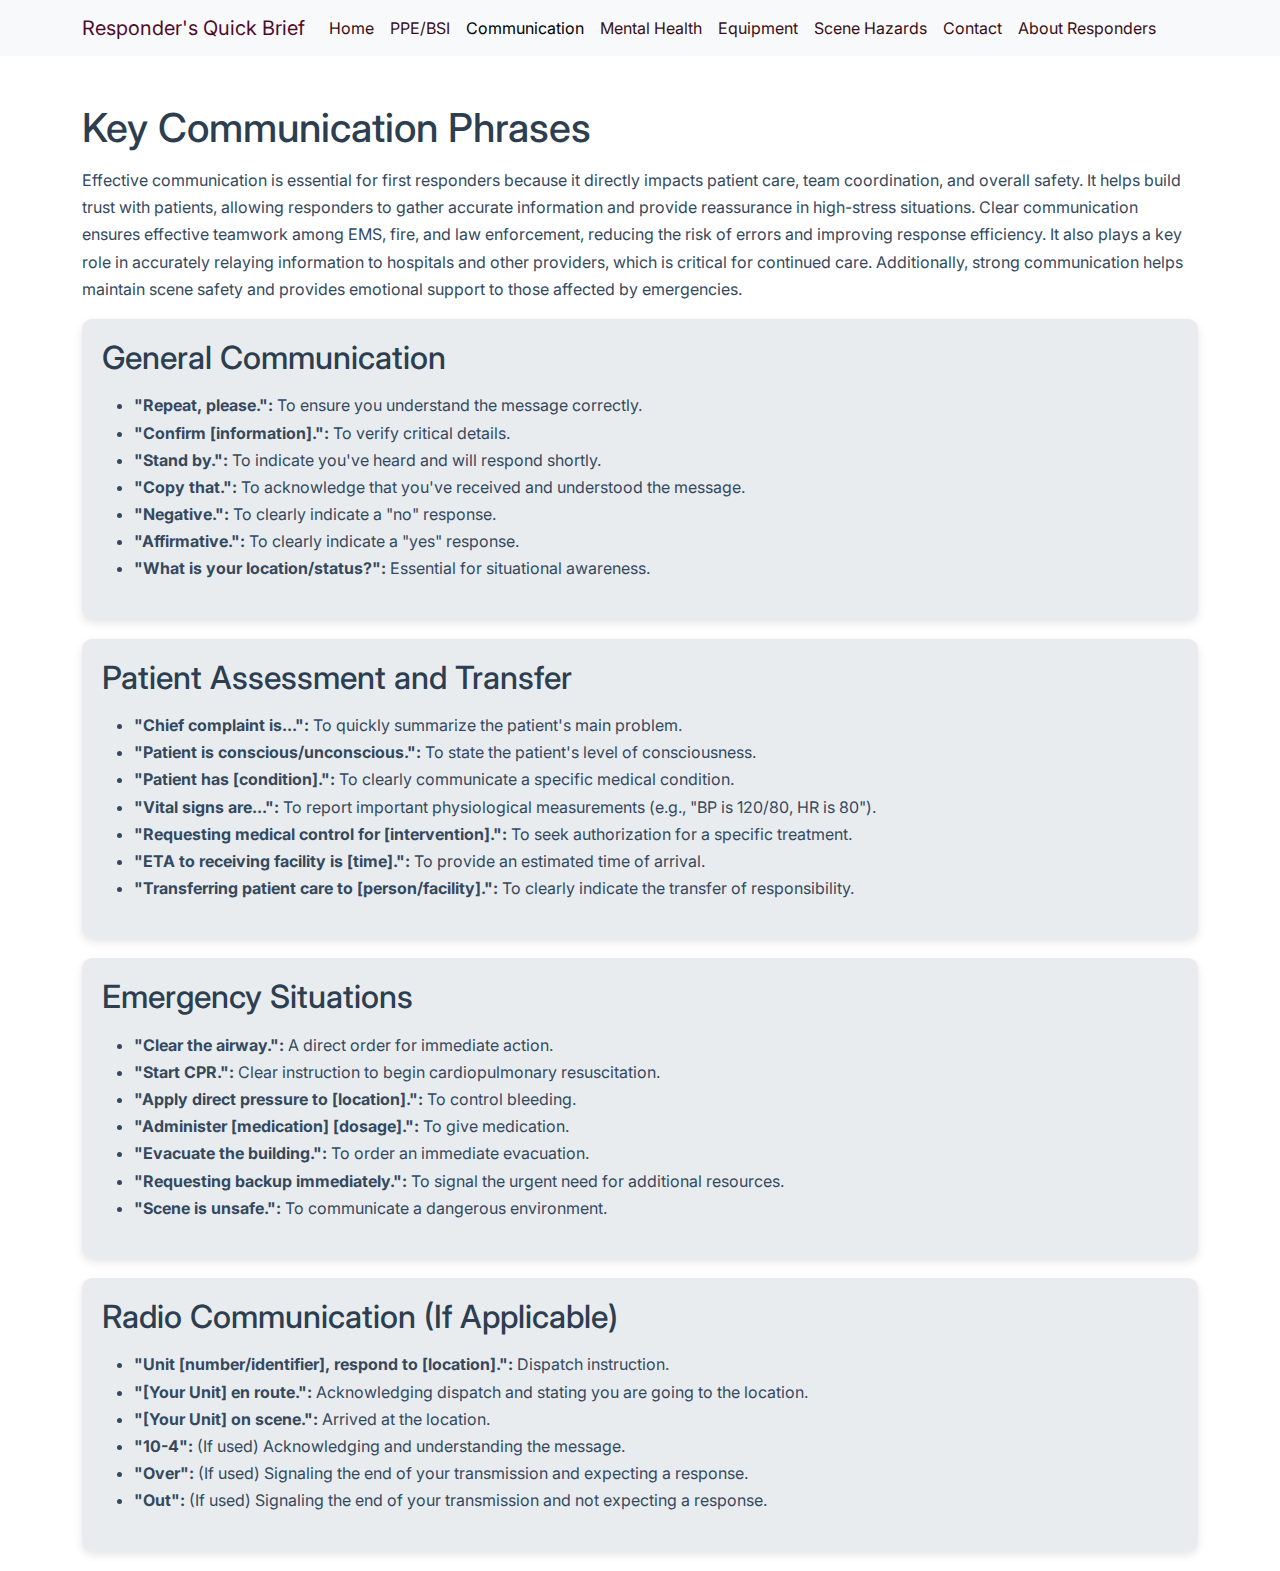
<file: communication.html>
<!DOCTYPE html>
<html lang="en">
<head>
    <meta charset="UTF-8">
    <meta name="viewport" content="width=device-width, initial-scale=1.0">
    <title>Key Communication Phrases</title>
    <link href="https://cdn.jsdelivr.net/npm/bootstrap@5.3.3/dist/css/bootstrap.min.css" rel="stylesheet">
    <link rel="preconnect" href="https://fonts.googleapis.com">
    <link rel="preconnect" href="https://fonts.gstatic.com" crossorigin>
    <link href="https://fonts.googleapis.com/css2?family=Inter:wght@400;500;600;700&display=swap" rel="stylesheet">
    <link rel="stylesheet" href="Style.css">
</head>
<body>
    <nav class="navbar navbar-expand-lg bg-light">
        <div class="container">
            <a class="navbar-brand" href="index.html">Responder's Quick Brief</a>
            <button class="navbar-toggler" type="button" data-bs-toggle="collapse" data-bs-target="#navbarNav" aria-controls="navbarNav" aria-expanded="false" aria-label="Toggle navigation">
                <span class="navbar-toggler-icon"></span>
            </button>
            <div class="collapse navbar-collapse" id="navbarNav">
                <ul class="navbar-nav">
                    <li class="nav-item">
                        <a class="nav-link" href="index.html">Home</a>
                    </li>
                    <li class="nav-item">
                        <a class="nav-link" href="ppe-bsi.html">PPE/BSI</a>
                    </li>
                    <li class="nav-item">
                        <a class="nav-link active" href="communication.html">Communication</a>
                    </li>
                    <li class="nav-item">
                        <a class="nav-link" href="mental-health.html">Mental Health</a>
                    </li>
                    <li class="nav-item">
                        <a class="nav-link" href="equipment.html">Equipment</a>
                    </li>
                    <li class="nav-item">
                        <a class="nav-link" href="scene-hazards.html">Scene Hazards</a>
                    </li>
                    <li class="nav-item">
                        <a class="nav-link" href="contact.html">Contact</a>
                    </li>
                     <li class="nav-item">
                        <a class="nav-link" href="about.html">About Responders</a>
                    </li>
                </ul>
            </div>
        </div>
    </nav>

    <div class="container mt-5">
        <h1 class="brief-title">Key Communication Phrases</h1>
        <p class="brief-content">
            Effective communication is essential for first responders because it directly impacts patient care, team coordination, and overall safety. It helps build trust with patients, allowing responders to gather accurate information and provide reassurance in high-stress situations. Clear communication ensures effective teamwork among EMS, fire, and law enforcement, reducing the risk of errors and improving response efficiency. It also plays a key role in accurately relaying information to hospitals and other providers, which is critical for continued care. Additionally, strong communication helps maintain scene safety and provides emotional support to those affected by emergencies.
        </p>

        <section class="brief-card">
            <h2 class="brief-title">General Communication</h2>
            <ul class="brief-content">
                <li><strong>"Repeat, please.":</strong>  To ensure you understand the message correctly.</li>
                <li><strong>"Confirm [information].":</strong>  To verify critical details.</li>
                <li><strong>"Stand by.":</strong>  To indicate you've heard and will respond shortly.</li>
                <li><strong>"Copy that.":</strong> To acknowledge that you've received and understood the message.</li>
                <li><strong>"Negative.":</strong> To clearly indicate a "no" response.</li>
                <li><strong>"Affirmative.":</strong> To clearly indicate a "yes" response.</li>
                <li><strong>"What is your location/status?":</strong> Essential for situational awareness.</li>
            </ul>
        </section>

        <section class="brief-card">
            <h2 class="brief-title">Patient Assessment and Transfer</h2>
            <ul class="brief-content">
                <li><strong>"Chief complaint is...":</strong>  To quickly summarize the patient's main problem.</li>
                <li><strong>"Patient is conscious/unconscious.":</strong> To state the patient's level of consciousness.</li>
                <li><strong>"Patient has [condition].":</strong>  To clearly communicate a specific medical condition.</li>
                <li><strong>"Vital signs are...":</strong>  To report important physiological measurements (e.g., "BP is 120/80, HR is 80").</li>
                <li><strong>"Requesting medical control for [intervention].":</strong> To seek authorization for a specific treatment.</li>
                <li><strong>"ETA to receiving facility is [time].":</strong> To provide an estimated time of arrival.</li>
                <li><strong>"Transferring patient care to [person/facility].":</strong> To clearly indicate the transfer of responsibility.</li>
            </ul>
        </section>

        <section class="brief-card">
            <h2 class="brief-title">Emergency Situations</h2>
            <ul class="brief-content">
                <li><strong>"Clear the airway.":</strong>  A direct order for immediate action.</li>
                <li><strong>"Start CPR.":</strong>  Clear instruction to begin cardiopulmonary resuscitation.</li>
                <li><strong>"Apply direct pressure to [location].":</strong>  To control bleeding.</li>
                <li><strong>"Administer [medication] [dosage].":</strong> To give medication.</li>
                <li><strong>"Evacuate the building.":</strong>  To order an immediate evacuation.</li>
                <li><strong>"Requesting backup immediately.":</strong> To signal the urgent need for additional resources.</li>
                <li><strong>"Scene is unsafe.":</strong> To communicate a dangerous environment.</li>
            </ul>
        </section>
        <section class="brief-card">
            <h2 class="brief-title">Radio Communication (If Applicable)</h2>
            <ul class="brief-content">
              <li><strong>"Unit [number/identifier], respond to [location].":</strong> Dispatch instruction.</li>
              <li><strong>"[Your Unit] en route.":</strong> Acknowledging dispatch and stating you are going to the location.</li>
              <li><strong>"[Your Unit] on scene.":</strong> Arrived at the location.</li>
              <li><strong>"10-4":</strong> (If used) Acknowledging and understanding the message.</li>
              <li><strong>"Over":</strong> (If used) Signaling the end of your transmission and expecting a response.</li>
              <li><strong>"Out":</strong> (If used) Signaling the end of your transmission and not expecting a response.</li>
            </ul>
        </section>
    </div>

    <script src="https://cdn.jsdelivr.net/npm/bootstrap@5.3.3/dist/js/bootstrap.bundle.min.js"></script>
</body>
</html>
</file>
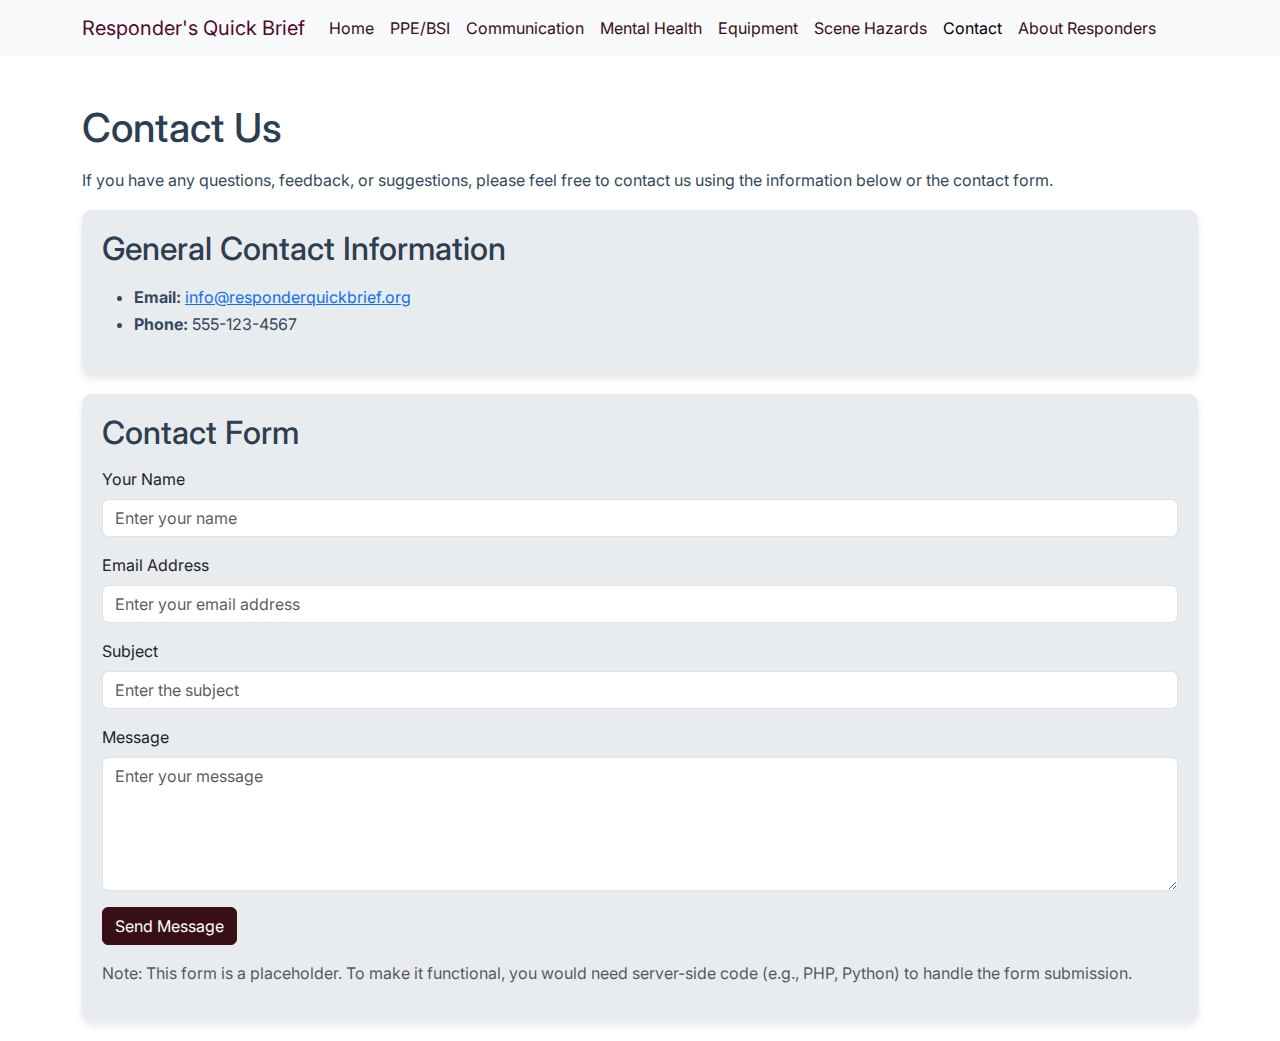
<file: contact.html>
<!DOCTYPE html>
<html lang="en">
<head>
    <meta charset="UTF-8">
    <meta name="viewport" content="width=device-width, initial-scale=1.0">
    <title>Contact Us</title>
    <link href="https://cdn.jsdelivr.net/npm/bootstrap@5.3.3/dist/css/bootstrap.min.css" rel="stylesheet">
    <link rel="preconnect" href="https://fonts.googleapis.com">
    <link rel="preconnect" href="https://fonts.gstatic.com" crossorigin>
    <link href="https://fonts.googleapis.com/css2?family=Inter:wght@400;500;600;700&display=swap" rel="stylesheet">
    <link rel="stylesheet" href="Style.css">
</head>
<body>
    <nav class="navbar navbar-expand-lg bg-light">
        <div class="container">
            <a class="navbar-brand" href="index.html">Responder's Quick Brief</a>
            <button class="navbar-toggler" type="button" data-bs-toggle="collapse" data-bs-target="#navbarNav" aria-controls="navbarNav" aria-expanded="false" aria-label="Toggle navigation">
                <span class="navbar-toggler-icon"></span>
            </button>
            <div class="collapse navbar-collapse" id="navbarNav">
                <ul class="navbar-nav">
                    <li class="nav-item">
                        <a class="nav-link" href="index.html">Home</a>
                    </li>
                    <li class="nav-item">
                        <a class="nav-link" href="ppe-bsi.html">PPE/BSI</a>
                    </li>
                    <li class="nav-item">
                        <a class="nav-link" href="communication.html">Communication</a>
                    </li>
                    <li class="nav-item">
                        <a class="nav-link" href="mental-health.html">Mental Health</a>
                    </li>
                    <li class="nav-item">
                        <a class="nav-link" href="equipment.html">Equipment</a>
                    </li>
                    <li class="nav-item">
                        <a class="nav-link" href="scene-hazards.html">Scene Hazards</a>
                    </li>
                    <li class="nav-item">
                        <a class="nav-link active" href="contact.html">Contact</a>
                    </li>
                     <li class="nav-item">
                        <a class="nav-link" href="about.html">About Responders</a>
                    </li>
                </ul>
            </div>
        </div>
    </nav>

    <div class="container mt-5">
        <h1 class="brief-title">Contact Us</h1>
        <p class="brief-content">
            If you have any questions, feedback, or suggestions, please feel free to contact us using the information below or the contact form.
        </p>

        <section class="brief-card">
            <h2 class="brief-title">General Contact Information</h2>
            <ul class="brief-content">
                <li><strong>Email:</strong> <a href="mailto:info@responderquickbrief.org">info@responderquickbrief.org</a> </li>
                <li><strong>Phone:</strong> 555-123-4567 </li>
                
            </ul>
        </section>

        <section class="brief-card">
            <h2 class="brief-title">Contact Form</h2>
            <form>
                <div class="mb-3">
                    <label for="name" class="form-label">Your Name</label>
                    <input type="text" class="form-control" id="name" name="name" placeholder="Enter your name" required>
                </div>
                <div class="mb-3">
                    <label for="email" class="form-label">Email Address</label>
                    <input type="email" class="form-control" id="email" name="email" placeholder="Enter your email address" required>
                </div>
                <div class="mb-3">
                    <label for="subject" class="form-label">Subject</label>
                    <input type="text" class="form-control" id="subject" name="subject" placeholder="Enter the subject" required>
                </div>
                <div class="mb-3">
                    <label for="message" class="form-label">Message</label>
                    <textarea class="form-control" id="message" name="message" rows="5" placeholder="Enter your message" required></textarea>
                </div>
                <button type="submit" class="btn btn-primary">Send Message</button>
            </form>
            <p class="mt-3 text-muted">
              Note: This form is a placeholder.  To make it functional, you would need server-side code (e.g., PHP, Python) to handle the form submission.
            </p>
        </section>
    </div>

    <script src="https://cdn.jsdelivr.net/npm/bootstrap@5.3.3/dist/js/bootstrap.bundle.min.js"></script>
</body>
</html>
</file>
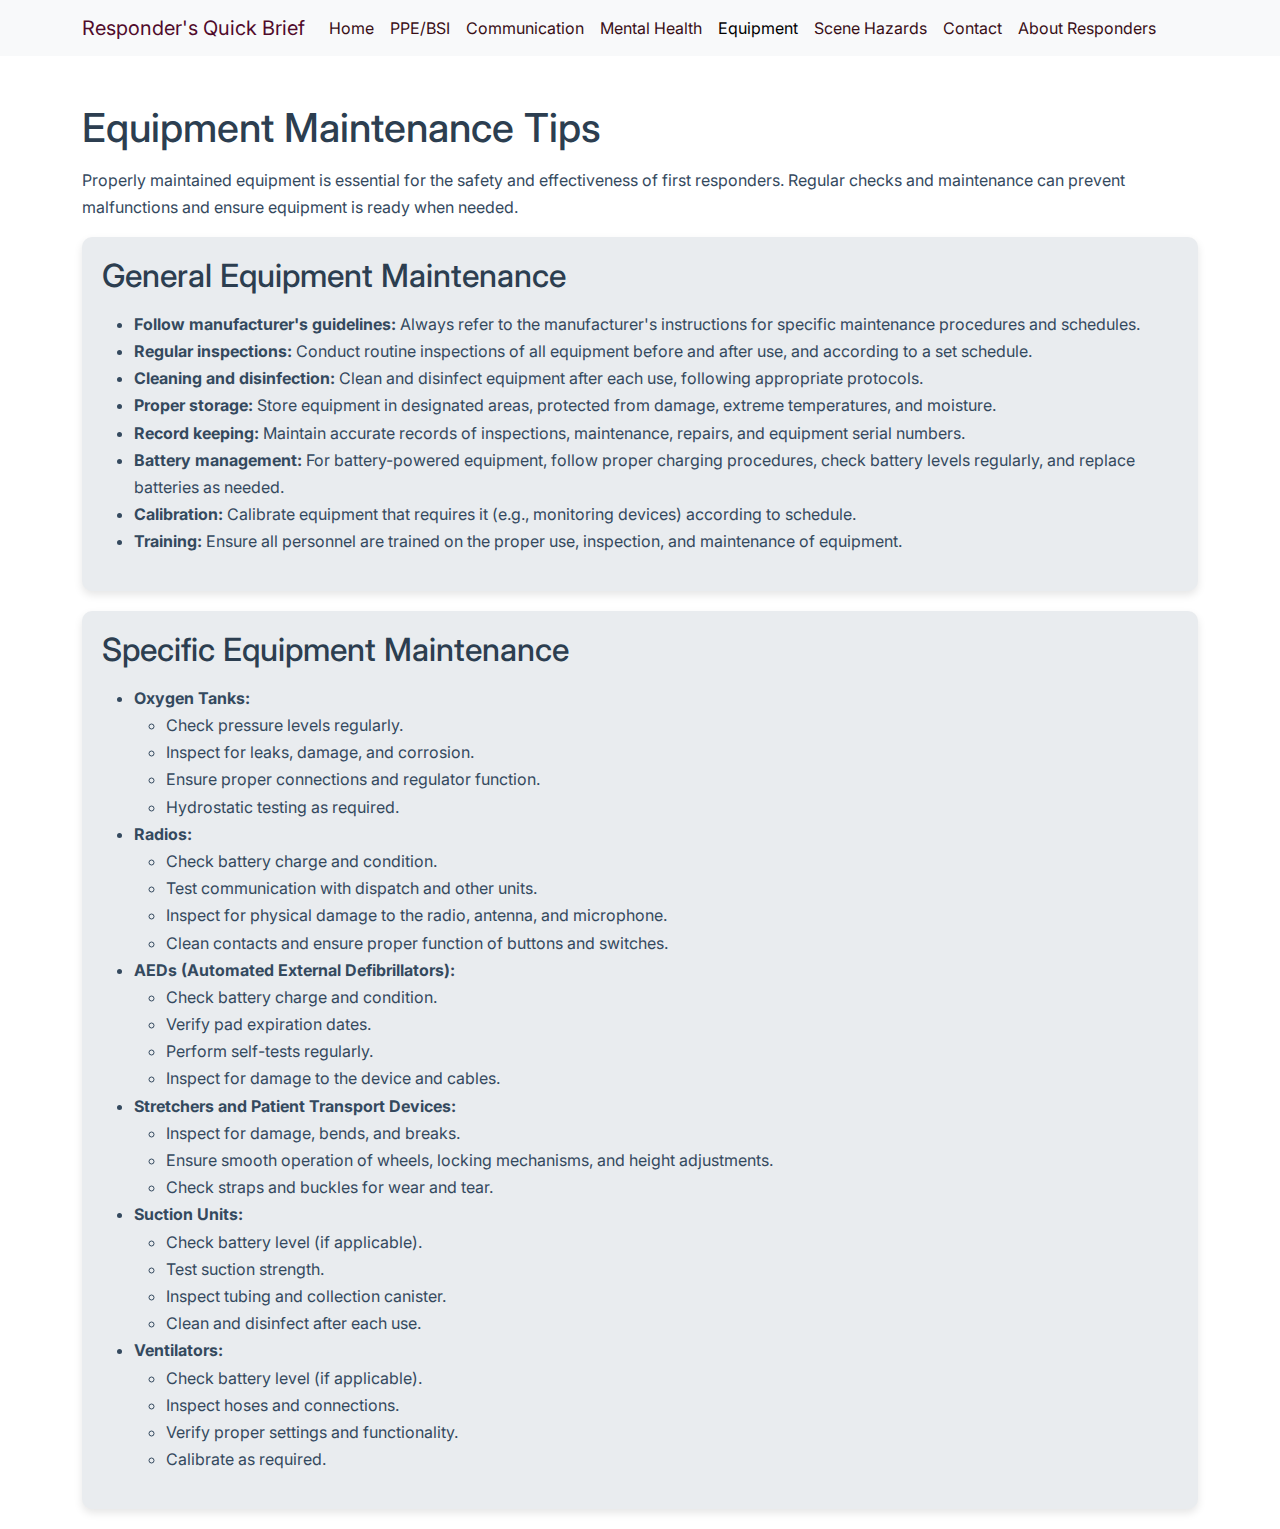
<file: equipment.html>
<html lang="en">
<head>
    <meta charset="UTF-8">
    <meta name="viewport" content="width=device-width, initial-scale=1.0">
    <title>Equipment Maintenance Tips</title>
    <link href="https://cdn.jsdelivr.net/npm/bootstrap@5.3.3/dist/css/bootstrap.min.css" rel="stylesheet">
    <link rel="preconnect" href="https://fonts.googleapis.com">
    <link rel="preconnect" href="https://fonts.gstatic.com" crossorigin>
    <link href="https://fonts.googleapis.com/css2?family=Inter:wght@400;500;600;700&display=swap" rel="stylesheet">
    <link rel="stylesheet" href="Style.css">
</head>
<body>
    <nav class="navbar navbar-expand-lg bg-light">
        <div class="container">
            <a class="navbar-brand" href="index.html">Responder's Quick Brief</a>
            <button class="navbar-toggler" type="button" data-bs-toggle="collapse" data-bs-target="#navbarNav" aria-controls="navbarNav" aria-expanded="false" aria-label="Toggle navigation">
                <span class="navbar-toggler-icon"></span>
            </button>
            <div class="collapse navbar-collapse" id="navbarNav">
                <ul class="navbar-nav">
                    <li class="nav-item">
                        <a class="nav-link" href="index.html">Home</a>
                    </li>
                    <li class="nav-item">
                        <a class="nav-link" href="ppe-bsi.html">PPE/BSI</a>
                    </li>
                    <li class="nav-item">
                        <a class="nav-link" href="communication.html">Communication</a>
                    </li>
                    <li class="nav-item">
                        <a class="nav-link" href="mental-health.html">Mental Health</a>
                    </li>
                    <li class="nav-item">
                        <a class="nav-link active" href="equipment.html">Equipment</a>
                    </li>
                    <li class="nav-item">
                        <a class="nav-link" href="scene-hazards.html">Scene Hazards</a>
                    </li>
                    <li class="nav-item">
                        <a class="nav-link" href="contact.html">Contact</a>
                    </li>
                     <li class="nav-item">
                        <a class="nav-link" href="about.html">About Responders</a>
                    </li>
                </ul>
            </div>
        </div>
    </nav>

    <div class="container mt-5">
        <h1 class="brief-title">Equipment Maintenance Tips</h1>
        <p class="brief-content">
            Properly maintained equipment is essential for the safety and effectiveness of first responders.  Regular checks and maintenance can prevent malfunctions and ensure equipment is ready when needed.
        </p>

        <section class="brief-card">
            <h2 class="brief-title">General Equipment Maintenance</h2>
            <ul class="brief-content">
                <li><strong>Follow manufacturer's guidelines:</strong> Always refer to the manufacturer's instructions for specific maintenance procedures and schedules.</li>
                <li><strong>Regular inspections:</strong> Conduct routine inspections of all equipment before and after use, and according to a set schedule.</li>
                <li><strong>Cleaning and disinfection:</strong> Clean and disinfect equipment after each use, following appropriate protocols.</li>
                <li><strong>Proper storage:</strong> Store equipment in designated areas, protected from damage, extreme temperatures, and moisture.</li>
                <li><strong>Record keeping:</strong> Maintain accurate records of inspections, maintenance, repairs, and equipment serial numbers.</li>
                <li><strong>Battery management:</strong> For battery-powered equipment, follow proper charging procedures, check battery levels regularly, and replace batteries as needed.</li>
                <li><strong>Calibration:</strong> Calibrate equipment that requires it (e.g., monitoring devices) according to schedule.</li>
                <li><strong>Training:</strong> Ensure all personnel are trained on the proper use, inspection, and maintenance of equipment.</li>
            </ul>
        </section>

        <section class="brief-card">
            <h2 class="brief-title">Specific Equipment Maintenance</h2>
            <ul class="brief-content">
                <li><strong>Oxygen Tanks:</strong>
                    <ul>
                        <li>Check pressure levels regularly.</li>
                        <li>Inspect for leaks, damage, and corrosion.</li>
                        <li>Ensure proper connections and regulator function.</li>
                        <li>Hydrostatic testing as required.</li>
                    </ul>
                </li>
                <li><strong>Radios:</strong>
                    <ul>
                        <li>Check battery charge and condition.</li>
                        <li>Test communication with dispatch and other units.</li>
                        <li>Inspect for physical damage to the radio, antenna, and microphone.</li>
                        <li>Clean contacts and ensure proper function of buttons and switches.</li>
                    </ul>
                </li>
                <li><strong>AEDs (Automated External Defibrillators):</strong>
                    <ul>
                        <li>Check battery charge and condition.</li>
                        <li>Verify pad expiration dates.</li>
                        <li>Perform self-tests regularly.</li>
                        <li>Inspect for damage to the device and cables.</li>
                    </ul>
                </li>
                <li><strong>Stretchers and Patient Transport Devices:</strong>
                    <ul>
                        <li>Inspect for damage, bends, and breaks.</li>
                        <li>Ensure smooth operation of wheels, locking mechanisms, and height adjustments.</li>
                        <li>Check straps and buckles for wear and tear.</li>
                    </ul>
                </li>
                <li><strong>Suction Units:</strong>
                  <ul>
                    <li>Check battery level (if applicable).</li>
                    <li>Test suction strength.</li>
                    <li>Inspect tubing and collection canister.</li>
                    <li>Clean and disinfect after each use.</li>
                  </ul>
                </li>
                <li><strong>Ventilators:</strong>
                  <ul>
                    <li>Check battery level (if applicable).</li>
                    <li>Inspect hoses and connections.</li>
                    <li>Verify proper settings and functionality.</li>
                    <li>Calibrate as required.</li>
                  </ul>
                </li>
            </ul>
        </section>
    </div>

    <script src="https://cdn.jsdelivr.net/npm/bootstrap@5.3.3/dist/js/bootstrap.bundle.min.js"></script>
</body>
</html>
</file>
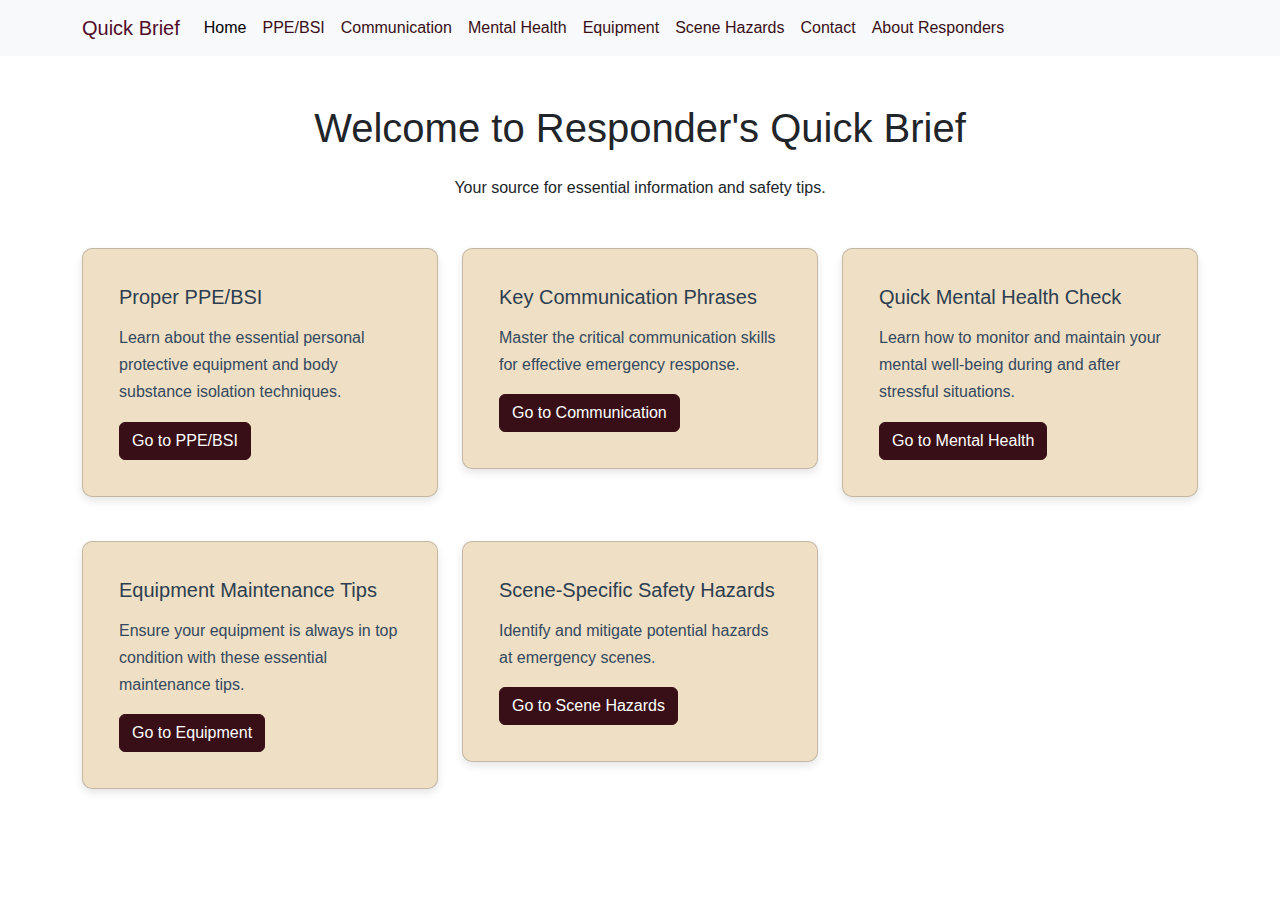
<file: Homepage.html>
<!DOCTYPE html>
<html lang="en">
  <head>
     <meta charset="UTF-8">
    <meta name="viewport" content="width=device-width, initial-scale=1.0">
    <link href="https://cdn.jsdelivr.net/npm/bootstrap@5.3.3/dist/css/bootstrap.min.css" 
    rel="stylesheet" integrity="sha384-QWTKZyjpPEjISv5WaRU9OFeRpok6YctnYmDr5pNlyT2bRjXh0JMhjY6hW+ALEwIH" crossorigin="anonymous">
    <link rel="stylesheet" href="Style.css">
  </head>
  <body>
    <nav class="navbar navbar-expand-lg bg-light">
        <div class="container">
            <a class="navbar-brand" href="index.html">Quick Brief</a>
            <button class="navbar-toggler" type="button" data-bs-toggle="collapse" data-bs-target="#navbarNav" aria-controls="navbarNav" aria-expanded="false" aria-label="Toggle navigation">
                <span class="navbar-toggler-icon"></span>
            </button>
            <div class="collapse navbar-collapse" id="navbarNav">
                <ul class="navbar-nav">
                    <li class="nav-item">
                        <a class="nav-link active" href="index.html">Home</a>
                    </li>
                    <li class="nav-item">
                        <a class="nav-link" href="ppe-bsi.html">PPE/BSI</a>
                    </li>
                    <li class="nav-item">
                        <a class="nav-link" href="communication.html">Communication</a>
                    </li>
                    <li class="nav-item">
                        <a class="nav-link" href="mental-health.html">Mental Health</a>
                    </li>
                    <li class="nav-item">
                         <a class="nav-link" href="equipment.html">Equipment</a>
                    </li>
                    <li class="nav-item">
                        <a class="nav-link" href="scene-hazards.html">Scene Hazards</a>
                    </li>
                    <li class="nav-item">
                        <a class="nav-link" href="contact.html">Contact</a>
                    </li>
                    <li class="nav-item">
                        <a class="nav-link" href="about.html">About Responders</a>
                    </li>
                </ul>
            </div>
        </div>
    </nav>
    <div class="container mt-5">
        <h1 class="text-center mb-4">Welcome to Responder's Quick Brief</h1>
        <p class="text-center mb-5">Your source for essential information and safety tips.</p>

        <div class="row">
            <div class="col-md-4">
                <div class="card">
                    <div class="card-body">
                        <h5 class="card-title">Proper PPE/BSI</h5>
                        <p class="card-text">Learn about the essential personal protective equipment and body substance isolation techniques.</p>
                        <a href="ppe-bsi.html" class="btn btn-primary">Go to PPE/BSI</a>
                    </div>
                </div>
            </div>
            <div class="col-md-4">
                <div class="card">
                    <div class="card-body">
                        <h5 class="card-title">Key Communication Phrases</h5>
                        <p class="card-text">Master the critical communication skills for effective emergency response.</p>
                        <a href="communication.html" class="btn btn-primary">Go to Communication</a>
                    </div>
                </div>
            </div>
             <div class="col-md-4">
                <div class="card">
                    <div class="card-body">
                        <h5 class="card-title">Quick Mental Health Check</h5>
                        <p class="card-text">Learn how to monitor and maintain your mental well-being during and after stressful situations.</p>
                        <a href="mental-health.html" class="btn btn-primary">Go to Mental Health</a>
                    </div>
                </div>
            </div>
        </div>
        <div class="row mt-4">
            <div class="col-md-4">
                <div class="card">
                    <div class="card-body">
                        <h5 class="card-title">Equipment Maintenance Tips</h5>
                        <p class="card-text">Ensure your equipment is always in top condition with these essential maintenance tips.</p>
                         <a href="equipment.html" class="btn btn-primary">Go to Equipment</a>
                    </div>
                </div>
            </div>
            <div class="col-md-4">
                <div class="card">
                    <div class="card-body">
                        <h5 class="card-title">Scene-Specific Safety Hazards</h5>
                        <p class="card-text">Identify and mitigate potential hazards at emergency scenes.</p>
                        <a href="scene-hazards.html" class="btn btn-primary">Go to Scene Hazards</a>
                    </div>
                </div>
            </div>
        </div>
    </div>
  </body>
</html>
</file>
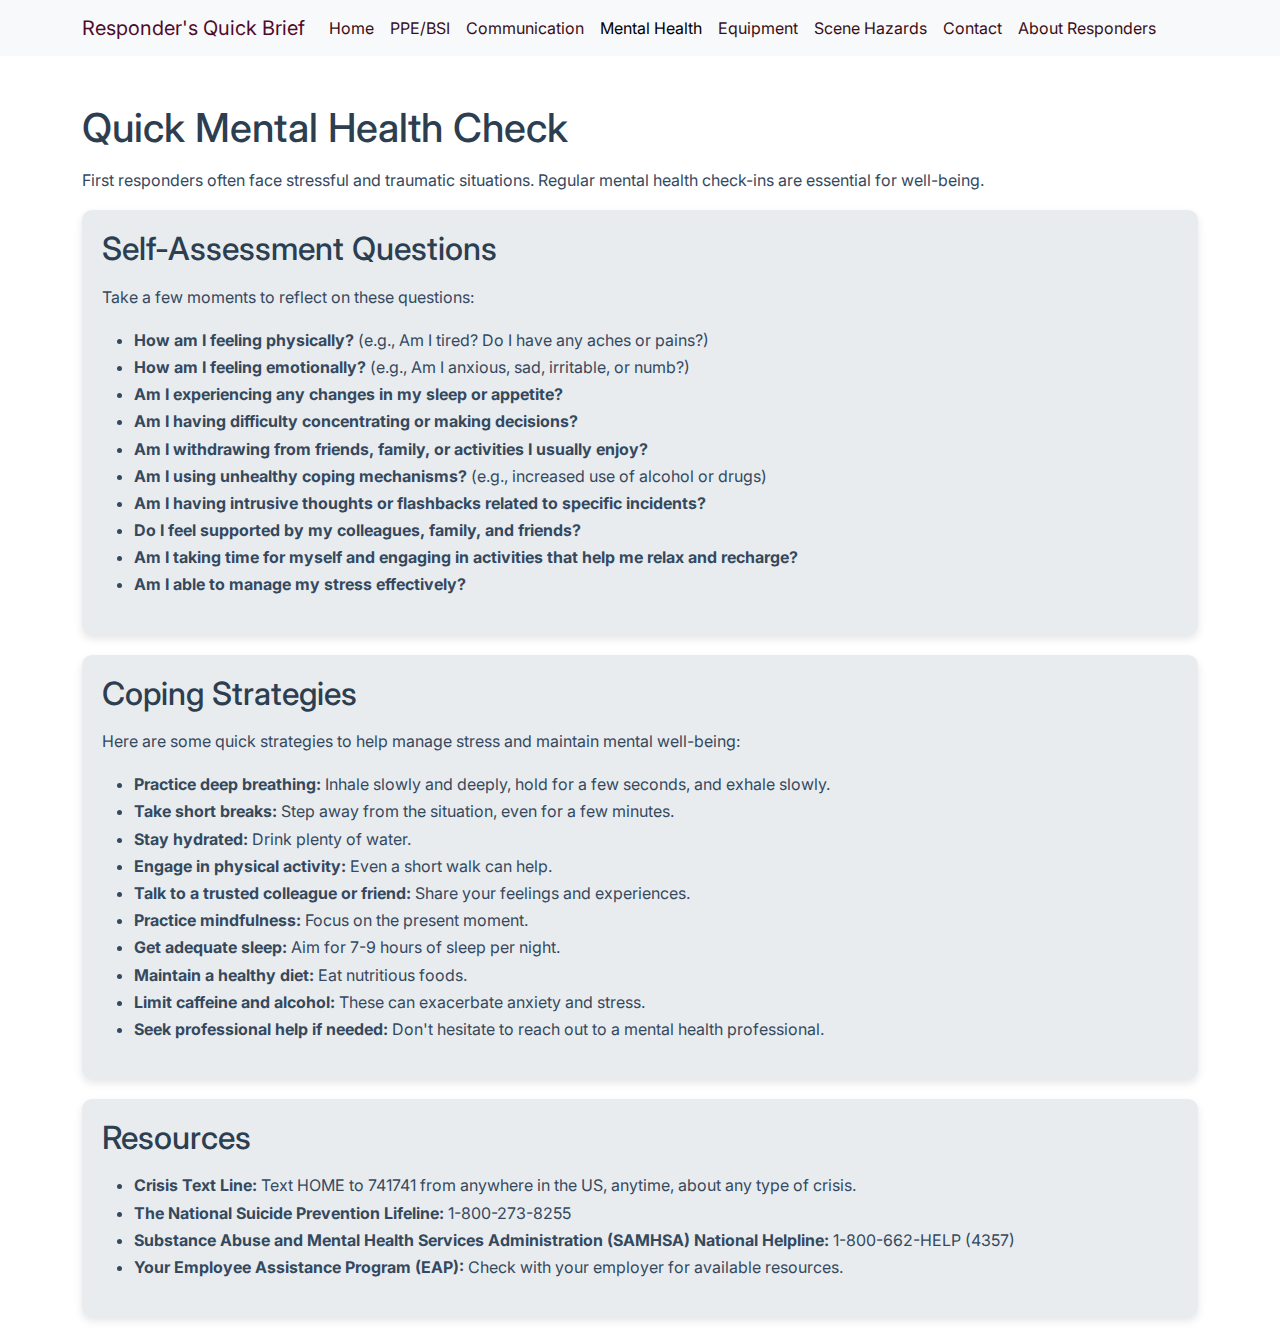
<file: mental-health.html>
<!DOCTYPE html>
<html lang="en">
<head>
    <meta charset="UTF-8">
    <meta name="viewport" content="width=device-width, initial-scale=1.0">
    <title>Quick Mental Health Check</title>
    <link href="https://cdn.jsdelivr.net/npm/bootstrap@5.3.3/dist/css/bootstrap.min.css" rel="stylesheet">
    <link rel="preconnect" href="https://fonts.googleapis.com">
    <link rel="preconnect" href="https://fonts.gstatic.com" crossorigin>
    <link href="https://fonts.googleapis.com/css2?family=Inter:wght@400;500;600;700&display=swap" rel="stylesheet">
    <link rel="stylesheet" href="Style.css">
</head>
<body>
    <nav class="navbar navbar-expand-lg bg-light">
        <div class="container">
            <a class="navbar-brand" href="index.html">Responder's Quick Brief</a>
            <button class="navbar-toggler" type="button" data-bs-toggle="collapse" data-bs-target="#navbarNav" aria-controls="navbarNav" aria-expanded="false" aria-label="Toggle navigation">
                <span class="navbar-toggler-icon"></span>
            </button>
            <div class="collapse navbar-collapse" id="navbarNav">
                <ul class="navbar-nav">
                    <li class="nav-item">
                        <a class="nav-link" href="index.html">Home</a>
                    </li>
                    <li class="nav-item">
                        <a class="nav-link" href="ppe-bsi.html">PPE/BSI</a>
                    </li>
                    <li class="nav-item">
                        <a class="nav-link" href="communication.html">Communication</a>
                    </li>
                    <li class="nav-item">
                        <a class="nav-link active" href="mental-health.html">Mental Health</a>
                    </li>
                    <li class="nav-item">
                        <a class="nav-link" href="equipment.html">Equipment</a>
                    </li>
                    <li class="nav-item">
                        <a class="nav-link" href="scene-hazards.html">Scene Hazards</a>
                    </li>
                    <li class="nav-item">
                        <a class="nav-link" href="contact.html">Contact</a>
                    </li>
                     <li class="nav-item">
                        <a class="nav-link" href="about.html">About Responders</a>
                    </li>
                </ul>
            </div>
        </div>
    </nav>

    <div class="container mt-5">
        <h1 class="brief-title">Quick Mental Health Check</h1>
        <p class="brief-content">
            First responders often face stressful and traumatic situations.  Regular mental health check-ins are essential for well-being.
        </p>

        <section class="brief-card">
            <h2 class="brief-title">Self-Assessment Questions</h2>
            <p class="brief-content">
                Take a few moments to reflect on these questions:
            </p>
            <ul class="brief-content">
                <li><strong>How am I feeling physically?</strong> (e.g., Am I tired?  Do I have any aches or pains?)</li>
                <li><strong>How am I feeling emotionally?</strong> (e.g., Am I anxious, sad, irritable, or numb?)</li>
                <li><strong>Am I experiencing any changes in my sleep or appetite?</strong></li>
                <li><strong>Am I having difficulty concentrating or making decisions?</strong></li>
                <li><strong>Am I withdrawing from friends, family, or activities I usually enjoy?</strong></li>
                <li><strong>Am I using unhealthy coping mechanisms?</strong> (e.g., increased use of alcohol or drugs)</li>
                <li><strong>Am I having intrusive thoughts or flashbacks related to specific incidents?</strong></li>
                <li><strong>Do I feel supported by my colleagues, family, and friends?</strong></li>
                <li><strong>Am I taking time for myself and engaging in activities that help me relax and recharge?</strong></li>
                <li><strong>Am I able to manage my stress effectively?</strong></li>
            </ul>
        </section>

        <section class="brief-card">
            <h2 class="brief-title">Coping Strategies</h2>
            <p class="brief-content">
                Here are some quick strategies to help manage stress and maintain mental well-being:
            </p>
            <ul class="brief-content">
                <li><strong>Practice deep breathing:</strong> Inhale slowly and deeply, hold for a few seconds, and exhale slowly.</li>
                <li><strong>Take short breaks:</strong> Step away from the situation, even for a few minutes.</li>
                <li><strong>Stay hydrated:</strong> Drink plenty of water.</li>
                <li><strong>Engage in physical activity:</strong> Even a short walk can help.</li>
                <li><strong>Talk to a trusted colleague or friend:</strong> Share your feelings and experiences.</li>
                <li><strong>Practice mindfulness:</strong> Focus on the present moment.</li>
                <li><strong>Get adequate sleep:</strong> Aim for 7-9 hours of sleep per night.</li>
                <li><strong>Maintain a healthy diet:</strong> Eat nutritious foods.</li>
                <li><strong>Limit caffeine and alcohol:</strong> These can exacerbate anxiety and stress.</li>
                <li><strong>Seek professional help if needed:</strong> Don't hesitate to reach out to a mental health professional.</li>
            </ul>
        </section>
        <section class="brief-card">
          <h2 class="brief-title">Resources</h2>
          <ul class="brief-content">
            <li><strong>Crisis Text Line:</strong> Text HOME to 741741 from anywhere in the US, anytime, about any type of crisis.</li>
            <li><strong>The National Suicide Prevention Lifeline:</strong> 1-800-273-8255</li>
            <li><strong>Substance Abuse and Mental Health Services Administration (SAMHSA) National Helpline:</strong> 1-800-662-HELP (4357)</li>
            <li><strong>Your Employee Assistance Program (EAP):</strong>  Check with your employer for available resources.</li>
          </ul>
        </section>
    </div>

    <script src="https://cdn.jsdelivr.net/npm/bootstrap@5.3.3/dist/js/bootstrap.bundle.min.js"></script>
</body>
</html>
</file>
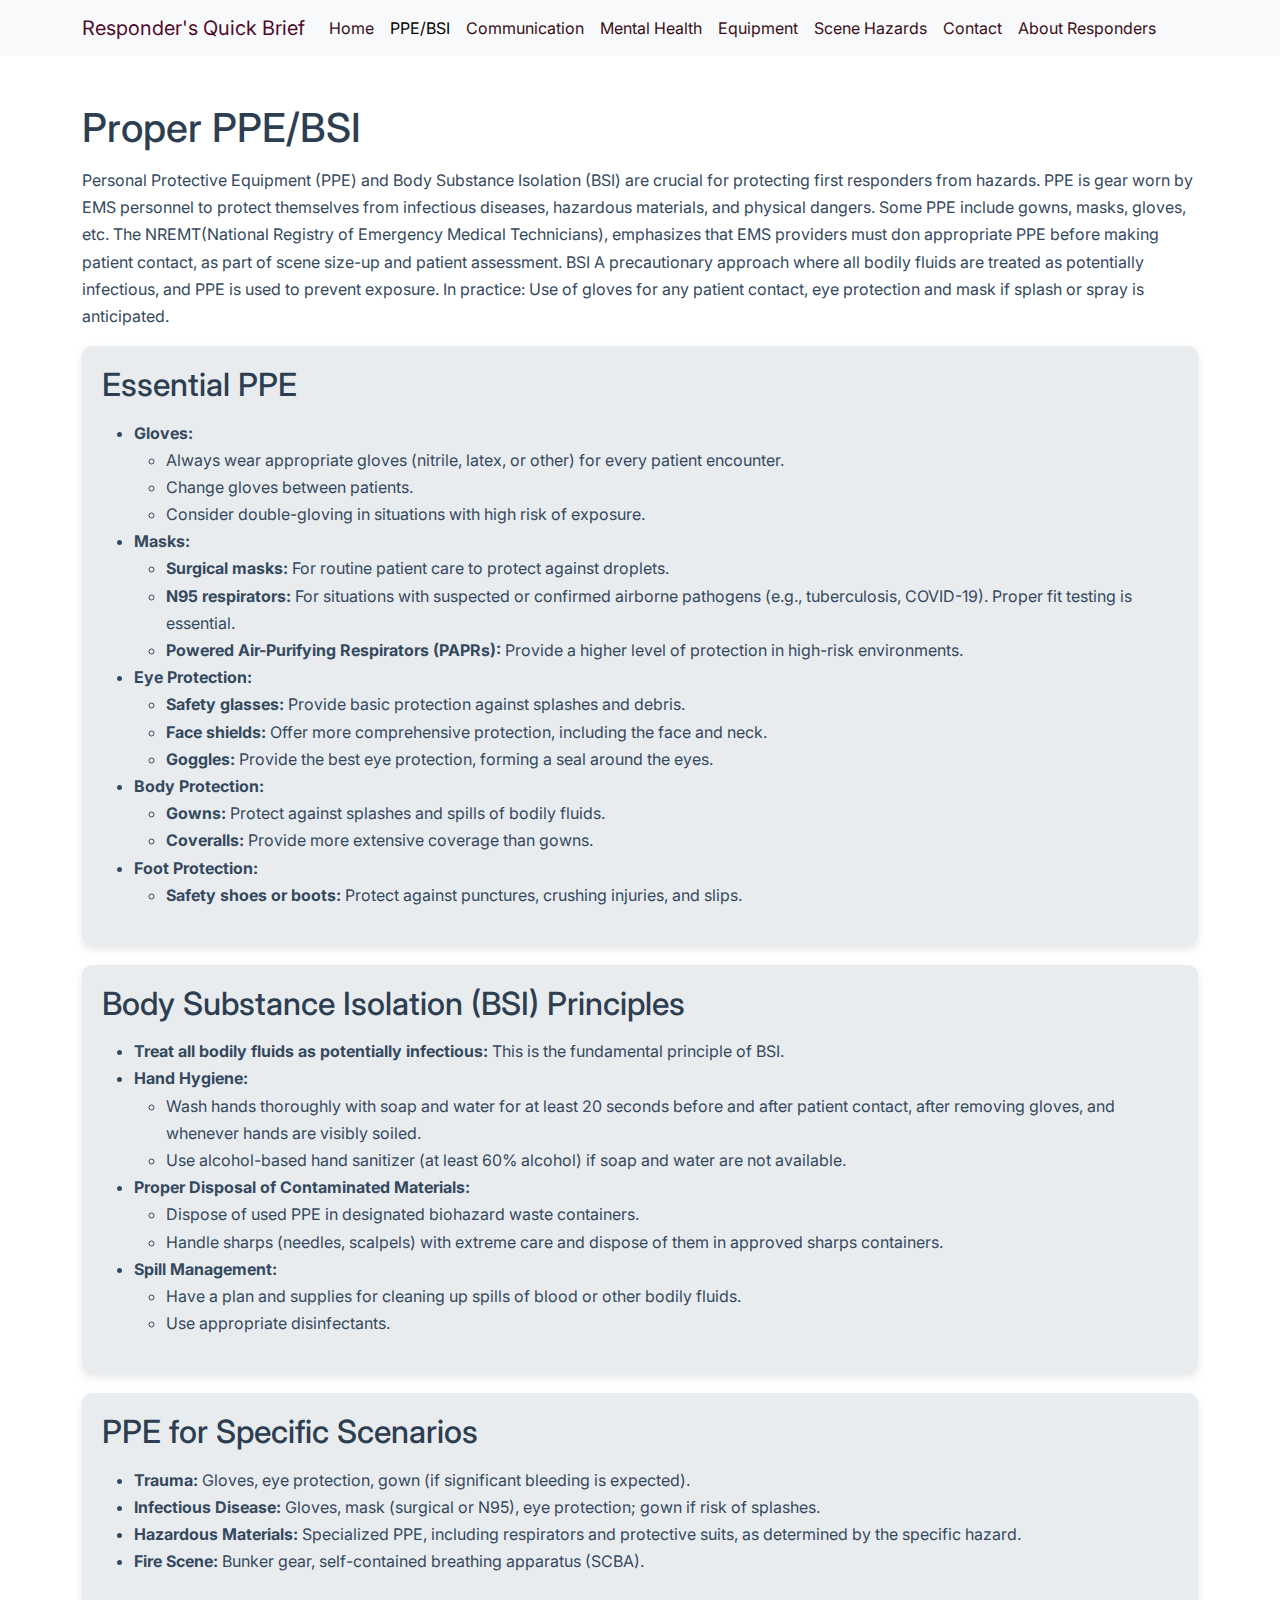
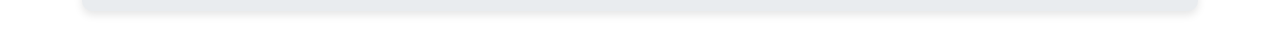
<file: ppe-bsi.html>
<!DOCTYPE html>
<html lang="en">
<head>
    <meta charset="UTF-8">
    <meta name="viewport" content="width=device-width, initial-scale=1.0">
    <title>Proper PPE/BSI</title>
    <link href="https://cdn.jsdelivr.net/npm/bootstrap@5.3.3/dist/css/bootstrap.min.css" rel="stylesheet">
    <link rel="preconnect" href="https://fonts.googleapis.com">
    <link rel="preconnect" href="https://fonts.gstatic.com" crossorigin>
    <link href="https://fonts.googleapis.com/css2?family=Inter:wght@400;500;600;700&display=swap" rel="stylesheet">
    <link rel="stylesheet" href="Style.css">
</head>
    <body>
    <nav class="navbar navbar-expand-lg bg-light">
        <div class="container">
            <a class="navbar-brand" href="index.html">Responder's Quick Brief</a>
            <button class="navbar-toggler" type="button" data-bs-toggle="collapse" data-bs-target="#navbarNav" aria-controls="navbarNav" aria-expanded="false" aria-label="Toggle navigation">
                <span class="navbar-toggler-icon"></span>
            </button>
            <div class="collapse navbar-collapse" id="navbarNav">
                <ul class="navbar-nav">
                    <li class="nav-item">
                        <a class="nav-link" href="index.html">Home</a>
                    </li>
                    <li class="nav-item">
                        <a class="nav-link active" href="ppe-bsi.html">PPE/BSI</a>
                    </li>
                    <li class="nav-item">
                        <a class="nav-link" href="communication.html">Communication</a>
                    </li>
                    <li class="nav-item">
                        <a class="nav-link" href="mental-health.html">Mental Health</a>
                    </li>
                    <li class="nav-item">
                        <a class="nav-link" href="equipment.html">Equipment</a>
                    </li>
                    <li class="nav-item">
                        <a class="nav-link" href="scene-hazards.html">Scene Hazards</a>
                    </li>
                    <li class="nav-item">
                        <a class="nav-link" href="contact.html">Contact</a>
                    </li>
                     <li class="nav-item">
                        <a class="nav-link" href="about.html">About Responders</a>
                    </li>
                </ul>
            </div>
        </div>
    </nav>

  <div class="container mt-5">
        <h1 class="brief-title">Proper PPE/BSI</h1>
        <p class="brief-content">
            Personal Protective Equipment (PPE) and Body Substance Isolation (BSI) are crucial for protecting first responders from hazards.
          PPE is gear worn by EMS personnel to protect themselves from infectious diseases, hazardous materials, and physical dangers. Some PPE include gowns, masks, gloves, etc. 
          The NREMT(National Registry of Emergency Medical Technicians), emphasizes that EMS providers must don appropriate PPE before making patient contact, as part of scene size-up and patient assessment.
          BSI A precautionary approach where all bodily fluids are treated as potentially infectious, and PPE is used to prevent exposure. In practice: Use of gloves for any patient contact, eye protection and mask if splash or spray is anticipated.
        </p>

        <section class="brief-card">
            <h2 class="brief-title">Essential PPE</h2>
            <ul class="brief-content">
                <li><strong>Gloves:</strong>
                    <ul>
                        <li>Always wear appropriate gloves (nitrile, latex, or other) for every patient encounter.</li>
                        <li>Change gloves between patients.</li>
                        <li>Consider double-gloving in situations with high risk of exposure.</li>
                    </ul>
                </li>
                <li><strong>Masks:</strong>
                    <ul>
                        <li><strong>Surgical masks:</strong> For routine patient care to protect against droplets.</li>
                        <li><strong>N95 respirators:</strong> For situations with suspected or confirmed airborne pathogens (e.g., tuberculosis, COVID-19).  Proper fit testing is essential.</li>
                        <li><strong>Powered Air-Purifying Respirators (PAPRs):</strong>  Provide a higher level of protection in high-risk environments.</li>
                    </ul>
                </li>
                <li><strong>Eye Protection:</strong>
                    <ul>
                        <li><strong>Safety glasses:</strong> Provide basic protection against splashes and debris.</li>
                        <li><strong>Face shields:</strong> Offer more comprehensive protection, including the face and neck.</li>
                        <li><strong>Goggles:</strong>  Provide the best eye protection, forming a seal around the eyes.</li>
                    </ul>
                </li>
                <li><strong>Body Protection:</strong>
                    <ul>
                        <li><strong>Gowns:</strong>  Protect against splashes and spills of bodily fluids.</li>
                        <li><strong>Coveralls:</strong> Provide more extensive coverage than gowns.</li>
                    </ul>
                </li>
                <li><strong>Foot Protection:</strong>
                  <ul>
                    <li><strong>Safety shoes or boots:</strong> Protect against punctures, crushing injuries, and slips.</li>
                  </ul>
                </li>
            </ul>
        </section>

        <section class="brief-card">
            <h2 class="brief-title">Body Substance Isolation (BSI) Principles</h2>
            <ul class="brief-content">
                <li><strong>Treat all bodily fluids as potentially infectious:</strong> This is the fundamental principle of BSI.</li>
                <li><strong>Hand Hygiene:</strong>
                    <ul>
                        <li>Wash hands thoroughly with soap and water for at least 20 seconds before and after patient contact, after removing gloves, and whenever hands are visibly soiled.</li>
                        <li>Use alcohol-based hand sanitizer (at least 60% alcohol) if soap and water are not available.</li>
                    </ul>
                </li>
                <li><strong>Proper Disposal of Contaminated Materials:</strong>
                    <ul>
                        <li>Dispose of used PPE in designated biohazard waste containers.</li>
                        <li>Handle sharps (needles, scalpels) with extreme care and dispose of them in approved sharps containers.</li>
                    </ul>
                </li>
                <li><strong>Spill Management:</strong>
                  <ul>
                    <li>Have a plan and supplies for cleaning up spills of blood or other bodily fluids.</li>
                    <li>Use appropriate disinfectants.</li>
                  </ul>
                </li>
            </ul>
        </section>
        <section class="brief-card">
          <h2 class="brief-title">PPE for Specific Scenarios</h2>
          <ul class="brief-content">
            <li><strong>Trauma:</strong> Gloves, eye protection, gown (if significant bleeding is expected).</li>
            <li><strong>Infectious Disease:</strong> Gloves, mask (surgical or N95), eye protection; gown if risk of splashes.</li>
            <li><strong>Hazardous Materials:</strong> Specialized PPE, including respirators and protective suits, as determined by the specific hazard.</li>
            <li><strong>Fire Scene:</strong>  Bunker gear, self-contained breathing apparatus (SCBA).</li>
          </ul>
        </section>
    </div>

    <script src="https://cdn.jsdelivr.net/npm/bootstrap@5.3.3/dist/js/bootstrap.bundle.min.js"></script>
</html>
</file>
<file: Style.css>
body {
    font-family: 'Inter', sans-serif;
}
.brief-card {
    background-color: #e9ecef;
    border-radius: 10px;
    padding: 20px;
    margin-bottom: 20px;
    box-shadow: 0 4px 8px rgba(0, 0, 0, 0.1);
}
.brief-title {
    color: #2c3e50;
    margin-bottom: 15px;
    font-weight: 500;
}
.brief-content {
    color: #34495e;
    line-height: 1.7;
}
.nav-link {
    color: #007bff;
}
.nav-link:hover {
    color: #0056b3;
}
/* Navbar Styles */
.navbar {
    background-color: #e21c34; /* Change this color to your desired navbar color */
}

.navbar-brand {
    color: #500b2b; /* Style the navbar brand (usually the site name) */
}

.navbar-brand:hover {
    color: #e50914; /* Change color on hover, for example */
}

.navbar-nav .nav-link {
    color: #380f17; /* Style color the navbar links */
}

.navbar-nav .nav-link:hover {
    color: #e50914; /* Change color on hover */
}

.navbar-toggler-icon {
    background-image: url("data:image/svg+xml,%3csvg xmlns='http://www.w3.org/2000/svg' viewBox='0 0 30 30'%3e%3cpath stroke='#8f0b13' stroke-linecap='round' stroke-miterlimit='10' stroke-width='2' d='M4 7h22M4 15h22M4 23h22'%3e%3c/path%3e%3c/svg%3e");
}

.navbar-toggler {
  border-color: #8f0b13;
}

.navbar-toggler:hover {
  border-color: #8f0b13;
}
.card {
    background-color: #efdfc5;  /* Light background for cards */
    border-radius: 10px;
    padding: 20px;
    margin-bottom: 20px;
    box-shadow: 0 4px 8px rgba(0, 0, 0, 0.1); /* Subtle shadow */
}

.card-title {
    color: #2c3e50;  /* Darker heading color */
    margin-bottom: 15px;
    font-weight: 500; /* Medium font weight */
}

.card-text {
    color: #34495e;  /* Slightly darker body text */
    line-height: 1.7;
}

.btn-primary {
    color: #fff;
    background-color:#380f17;
    border-color: #380f17;
}

.btn-primary:hover {
    color: #fff;
    background-color: #8f0b13;
    border-color: #8f0b13;
}
</file>
